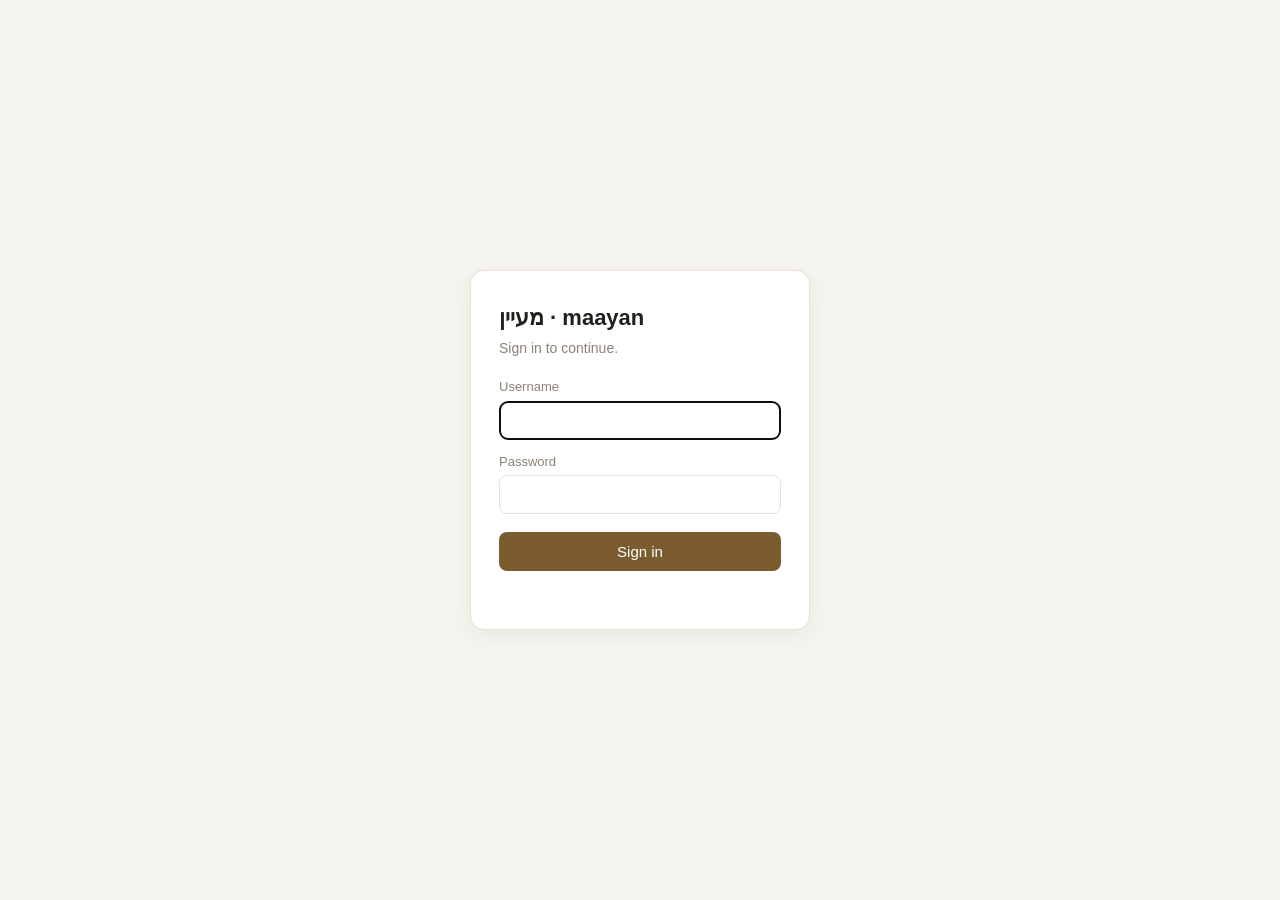
<file: maayan/ui/static/login.html>
<!doctype html>
<html lang="en">
<head>
  <meta charset="utf-8" />
  <meta name="viewport" content="width=device-width, initial-scale=1, viewport-fit=cover" />
  <title>maayan · sign in</title>
  <link rel="manifest" href="/manifest.webmanifest" />
  <meta name="theme-color" content="#6b4f2a" />
  <link rel="apple-touch-icon" href="/icon-192.png" />
  <style>
    :root { --bg:#f6f4ef; --panel:#fff; --ink:#23201b; --muted:#8a8275; --line:#e6e0d5; --accent:#7a5c2e; }
    * { box-sizing: border-box; }
    body { margin:0; min-height:100vh; display:flex; align-items:center; justify-content:center;
           background:var(--bg); color:var(--ink);
           font:16px/1.5 -apple-system,Segoe UI,Roboto,Helvetica,Arial,sans-serif; }
    .card { background:var(--panel); border:1px solid var(--line); border-radius:14px;
            padding:30px 28px; width:340px; box-shadow:0 6px 24px rgba(0,0,0,.06); }
    h1 { margin:0 0 4px; font-size:22px; }
    .sub { color:var(--muted); margin:0 0 18px; font-size:14px; }
    label { display:block; font-size:13px; color:var(--muted); margin:12px 0 4px; }
    input { width:100%; padding:10px 12px; border:1px solid var(--line); border-radius:8px; font-size:15px; }
    button { width:100%; margin-top:18px; padding:11px; border:0; border-radius:8px;
             background:var(--accent); color:#fff; font-size:15px; cursor:pointer; }
    button:disabled { opacity:.6; cursor:default; }
    .err { color:#a23; font-size:13px; min-height:18px; margin-top:10px; }
  </style>
</head>
<body>
  <form class="card" id="loginForm">
    <h1>מעיין · maayan</h1>
    <p class="sub">Sign in to continue.</p>
    <label for="u">Username</label>
    <input id="u" autocomplete="username" autofocus dir="auto" />
    <label for="p">Password</label>
    <input id="p" type="password" autocomplete="current-password" />
    <button id="btn" type="submit">Sign in</button>
    <div class="err" id="err"></div>
  </form>
  <script>
    const form = document.getElementById('loginForm');
    const err = document.getElementById('err');
    const btn = document.getElementById('btn');
    form.addEventListener('submit', async (e) => {
      e.preventDefault();
      err.textContent = '';
      btn.disabled = true;
      try {
        const r = await fetch('/api/login', {
          method: 'POST',
          headers: { 'Content-Type': 'application/json' },
          body: JSON.stringify({
            username: document.getElementById('u').value,
            password: document.getElementById('p').value,
          }),
        });
        if (r.ok) { window.location.href = '/'; return; }
        const d = await r.json().catch(() => ({}));
        err.textContent = d.detail || 'Sign in failed.';
      } catch (_) {
        err.textContent = 'Network error.';
      }
      btn.disabled = false;
    });
  </script>
</body>
</html>
</file>
